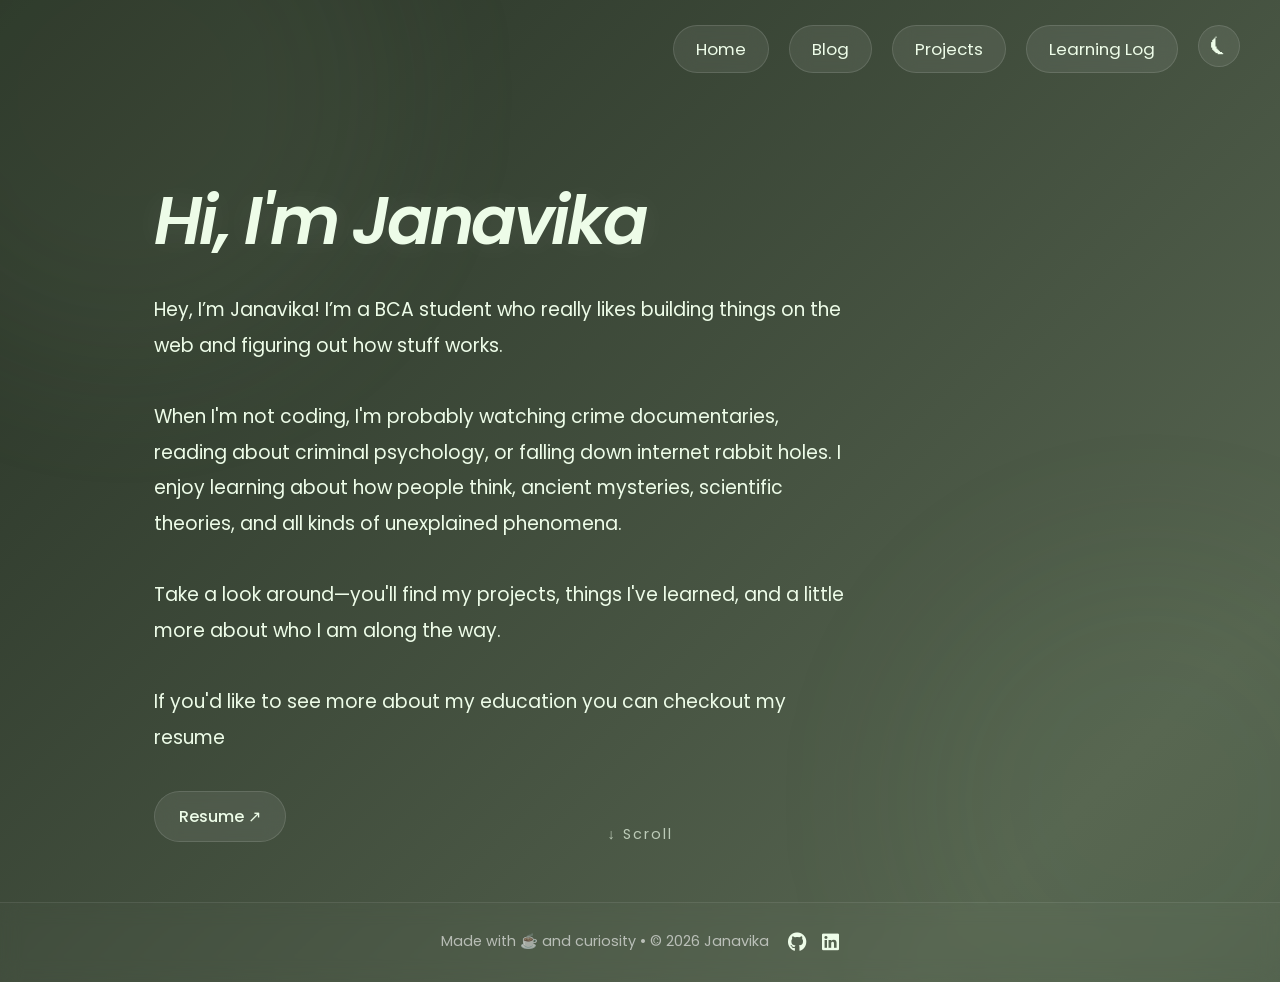
<file: index.html>
<!DOCTYPE html>
<html>
    <head>
        <meta charset="UTF-8">
        <script>
            document.documentElement.setAttribute('data-theme', localStorage.getItem('theme') || 'light');
        </script>
        <meta name="viewport" content="width=device-width, initial-scale=1.0, viewport-fit=cover">
        <title>Janavika Portfolio</title>
        <link rel="icon" type="image/png" href="icons/cookie.png">
        <link rel="stylesheet" href="styles.css">
        <link rel="stylesheet" href="themes.css">
        <script src="all.js"></script>
        <link rel="stylesheet" href="https://cdnjs.cloudflare.com/ajax/libs/font-awesome/6.5.2/css/all.min.css">

    </head>


    <body>

        <header>
            <nav>
                <ul>
                    <li><a href="index.html">Home</a></li>
                    <li><a href="blog.html">Blog</a></li>
                    <li><a href="projects.html">Projects</a></li>
                    <li><a href="things.html">Learning Log</a></li>
                    <li><button id="theme-toggle" class="theme-toggle" aria-label="Toggle theme">☀︎</button></li>
                </ul>
            </nav>
        </header>

        <main class="container">

            <h1 class="heading">
                Hi, I'm <span>Janavika</span>
            </h1>

            <p class="intro">
                Hey, I’m Janavika! I’m a BCA student who really likes building things on the web and figuring out how stuff works. 
                
            </p>

            <p class="intro">
                When I'm not coding, I'm probably watching crime documentaries, reading about criminal
                psychology, or falling down internet rabbit holes. I enjoy learning about how people think,
                ancient mysteries, scientific theories, and all kinds of unexplained phenomena.
            </p>

            <p class="intro">
                Take a look around—you'll find my projects, things I've learned, and a little more
                about who I am along the way.
            </p>

            <p class="intro">
                If you'd like to see more about my education you can checkout my resume
            </p>

            <div class="connect-links">
                <a href="resume.pdf" target="_blank">
                    Resume ↗
                </a>
            </div>

        </main>

        <div class="scroll">
            ↓ Scroll
        </div>

        <footer>
            <p>
                Made with ☕ and curiosity • © 2026 Janavika

                <span class="socials">
                    <a href="https://github.com/Janavikas" target="_blank">
                        <i class="fa-brands fa-github"></i>
                    </a>

                    <a href="https://www.linkedin.com/feed/" target="_blank">
                        <i class="fa-brands fa-linkedin"></i>
                    </a>
                </span>
            </p>
        </footer>

    </body>
</html>
</file>
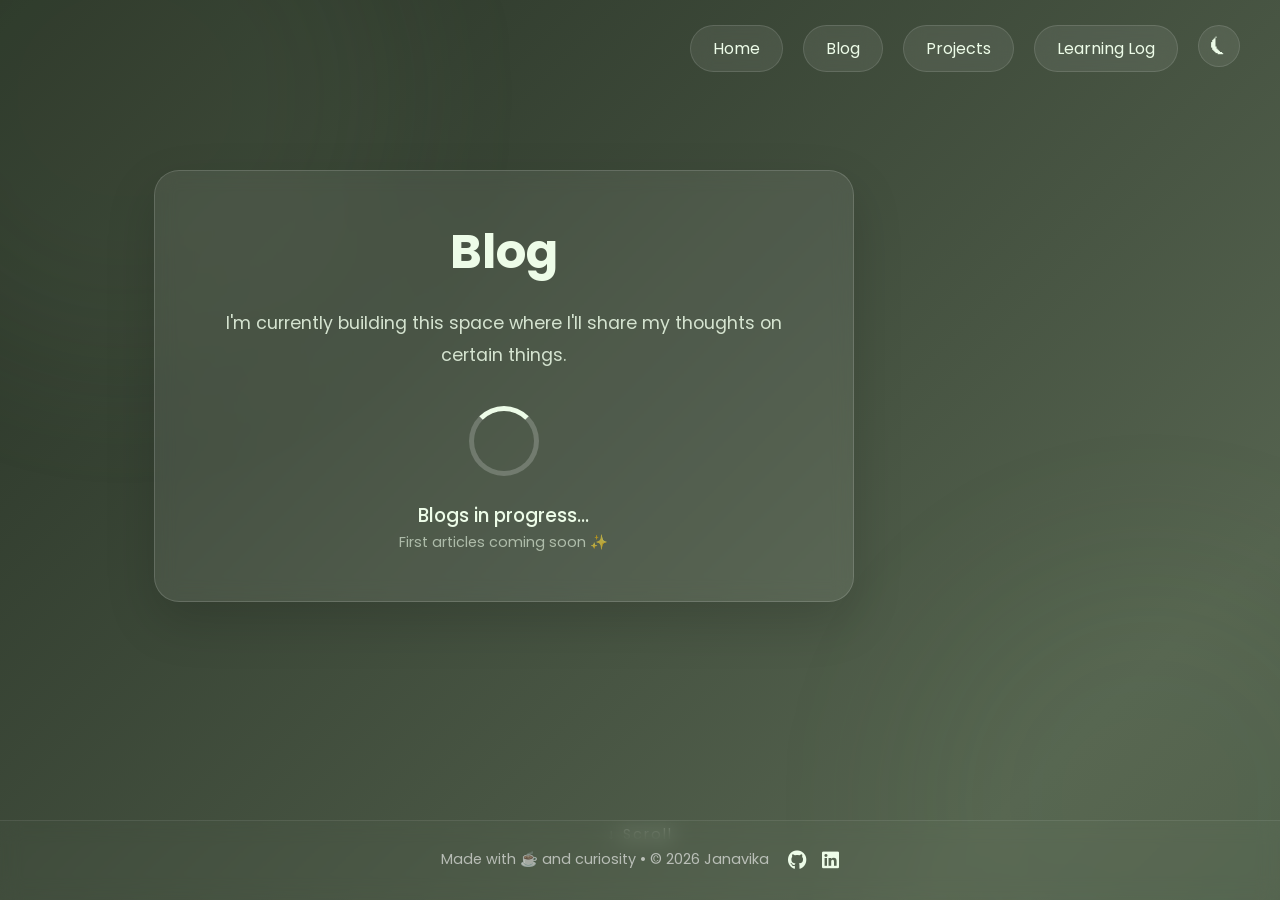
<file: blog.html>
<!DOCTYPE html>
<html>
    <head>
        <meta charset="UTF-8">
        <script>
            document.documentElement.setAttribute('data-theme', localStorage.getItem('theme') || 'light');
        </script>
        <meta name="viewport" content="width=device-width, initial-scale=1.0, viewport-fit=cover">
        <title>Janavika Portfolio</title>
        <link rel="icon" type="image/png" href="icons/cookie.png">
        <link rel="stylesheet" href="blog.css">
        <link rel="stylesheet" href="themes.css">
        <script src="all.js"></script>
        <link rel="stylesheet" href="https://cdnjs.cloudflare.com/ajax/libs/font-awesome/6.5.2/css/all.min.css">

    </head>

    <body>

        <header>
            <nav>
                <ul>
                    <li><a href="index.html">Home</a></li>
                    <li><a href="blog.html">Blog</a></li>
                    <li><a href="projects.html">Projects</a></li>
                    <li><a href="things.html">Learning Log</a></li>
                    <li><button id="theme-toggle" class="theme-toggle" aria-label="Toggle theme">☀︎</button></li>
                </ul>
            </nav>
        </header>

        <div class="container">

            <div class="progress-card">

                <h1>Blog</h1>

                <p>
                    I'm currently building this space where I'll share my
                    thoughts on certain things.
                </p>

                <div class="loader">
                    <span></span>
                </div>

                <h3>Blogs in progress...</h3>

                <p class="small">
                    First articles coming soon ✨
                </p>

            </div>

        </div>

        <div class="scroll">
            ↓ Scroll
        </div>

        <footer>

            <p>
                Made with ☕ and curiosity • © 2026 Janavika

                <span class="socials">

                     <a href="https://github.com/Janavikas" target="_blank">
                        <i class="fa-brands fa-github"></i>
                    </a>

                    <a href="https://www.linkedin.com/feed/" target="_blank">
                        <i class="fa-brands fa-linkedin"></i>
                    </a>

                </span>

            </p>

        </footer>

    </body>
</html>
</file>
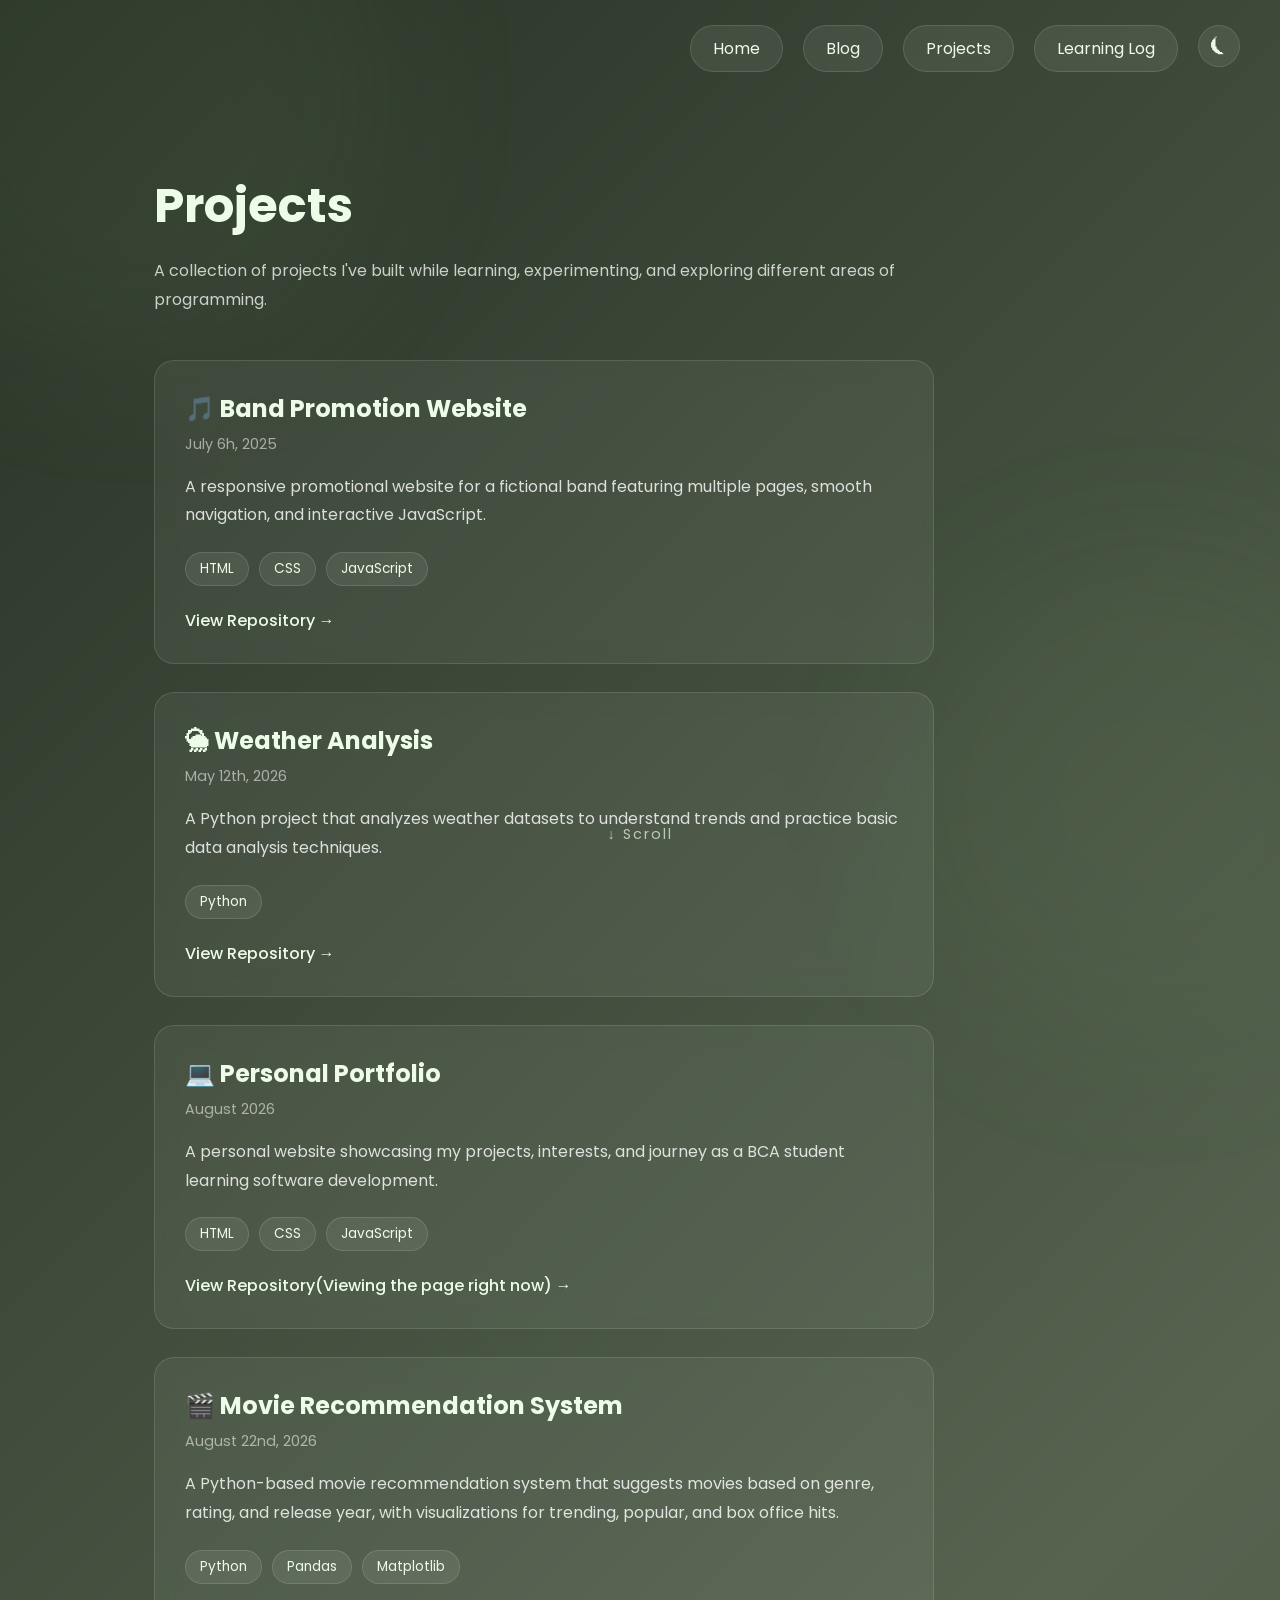
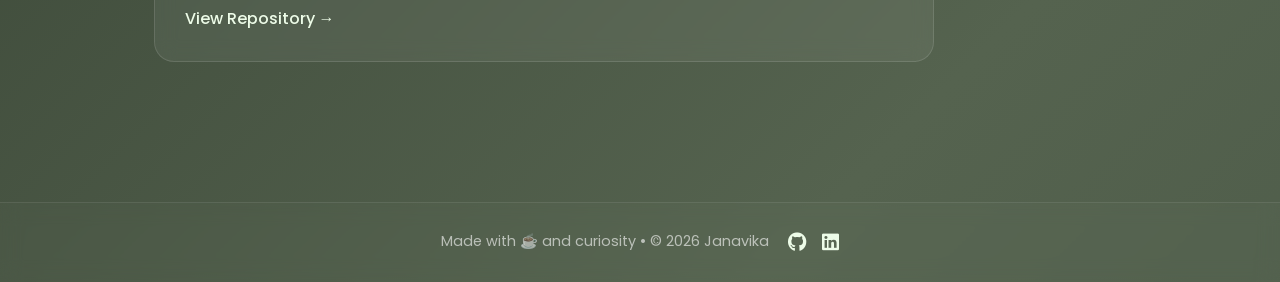
<file: projects.html>
<!DOCTYPE html>
<html>
    <head>
        <meta charset="UTF-8">
        <script>
            document.documentElement.setAttribute('data-theme', localStorage.getItem('theme') || 'light');
        </script>
        <meta name="viewport" content="width=device-width, initial-scale=1.0, viewport-fit=cover">
        <title>Janavika Portfolio</title>
        <link rel="icon" type="image/png" href="icons/cookie.png">
        <link rel="stylesheet" href="projects.css">
        <link rel="stylesheet" href="themes.css">
        <script src="all.js"></script>
        <link rel="stylesheet" href="https://cdnjs.cloudflare.com/ajax/libs/font-awesome/6.5.2/css/all.min.css">

    </head>


<body>

    <header>
        <nav>
            <ul>
                <li><a href="index.html">Home</a></li>
                <li><a href="blog.html">Blog</a></li>
                <li><a href="projects.html">Projects</a></li>
                <li><a href="things.html">Learning Log</a></li>
                <li><button id="theme-toggle" class="theme-toggle" aria-label="Toggle theme">☀︎</button></li>
            </ul>
        </nav>
    </header>

    <div class="container">

        <h1>Projects</h1>

        <p class="intro">
            A collection of projects I've built while learning, experimenting,
            and exploring different areas of programming.
        </p>

        <div class="projects">

            <div class="project-card">

                <h2>🎵 Band Promotion Website</h2>

                <p class="date">July 6h, 2025</p>

                <p class="description">
                    A responsive promotional website for a fictional band featuring
                    multiple pages, smooth navigation, and interactive JavaScript.
                </p>

                <div class="tech">
                    <span>HTML</span>
                    <span>CSS</span>
                    <span>JavaScript</span>
                </div>

                <a href="https://github.com/Janavikas/Band.web-Practice" target="_blank">
                    View Repository →
                </a>

            </div>


            <div class="project-card">

                <h2>🌦 Weather Analysis</h2>

                <p class="date">May 12th, 2026</p>

                <p class="description">
                    A Python project that analyzes weather datasets to understand
                    trends and practice basic data analysis techniques.
                </p>

                <div class="tech">
                    <span>Python</span>
                </div>

                <a href="https://github.com/Janavikas/Weather_Analysis" target="_blank">
                    View Repository →
                </a>

            </div>


            <div class="project-card">

                <h2>💻 Personal Portfolio</h2>

                <p class="date">August 2026</p>

                <p class="description">
                    A personal website showcasing my projects, interests,
                    and journey as a BCA student learning software development.
                </p>

                <div class="tech">
                    <span>HTML</span>
                    <span>CSS</span>
                    <span>JavaScript</span>
                </div>

                <a href="https://github.com/Janavikas/Weather_Analysis" target="_blank">
                    View Repository(Viewing the page right now) →
                </a>

            </div>

            <div class="project-card">

                <h2>🎬 Movie Recommendation System</h2>

                <p class="date">August 22nd, 2026</p>

                <p class="description">
                    A Python-based movie recommendation system that suggests movies
                    based on genre, rating, and release year, with visualizations
                    for trending, popular, and box office hits.
                </p>

                <div class="tech">
                    <span>Python</span>
                    <span>Pandas</span>
                    <span>Matplotlib</span>
                </div>

                <a href="https://github.com/Janavikas/movie-recommendation-system" target="_blank">
                    View Repository →
                </a>

            </div>

        </div>

    </div>

    <div class="scroll">
        ↓ Scroll
    </div>

    <footer>

            <p>
                Made with ☕ and curiosity • © 2026 Janavika

                <span class="socials">

                     <a href="https://github.com/Janavikas" target="_blank">
                        <i class="fa-brands fa-github"></i>
                    </a>

                    <a href="https://www.linkedin.com/feed/" target="_blank">
                        <i class="fa-brands fa-linkedin"></i>
                    </a>

                </span>

            </p>

        </footer>

    </body>
</html>
</file>
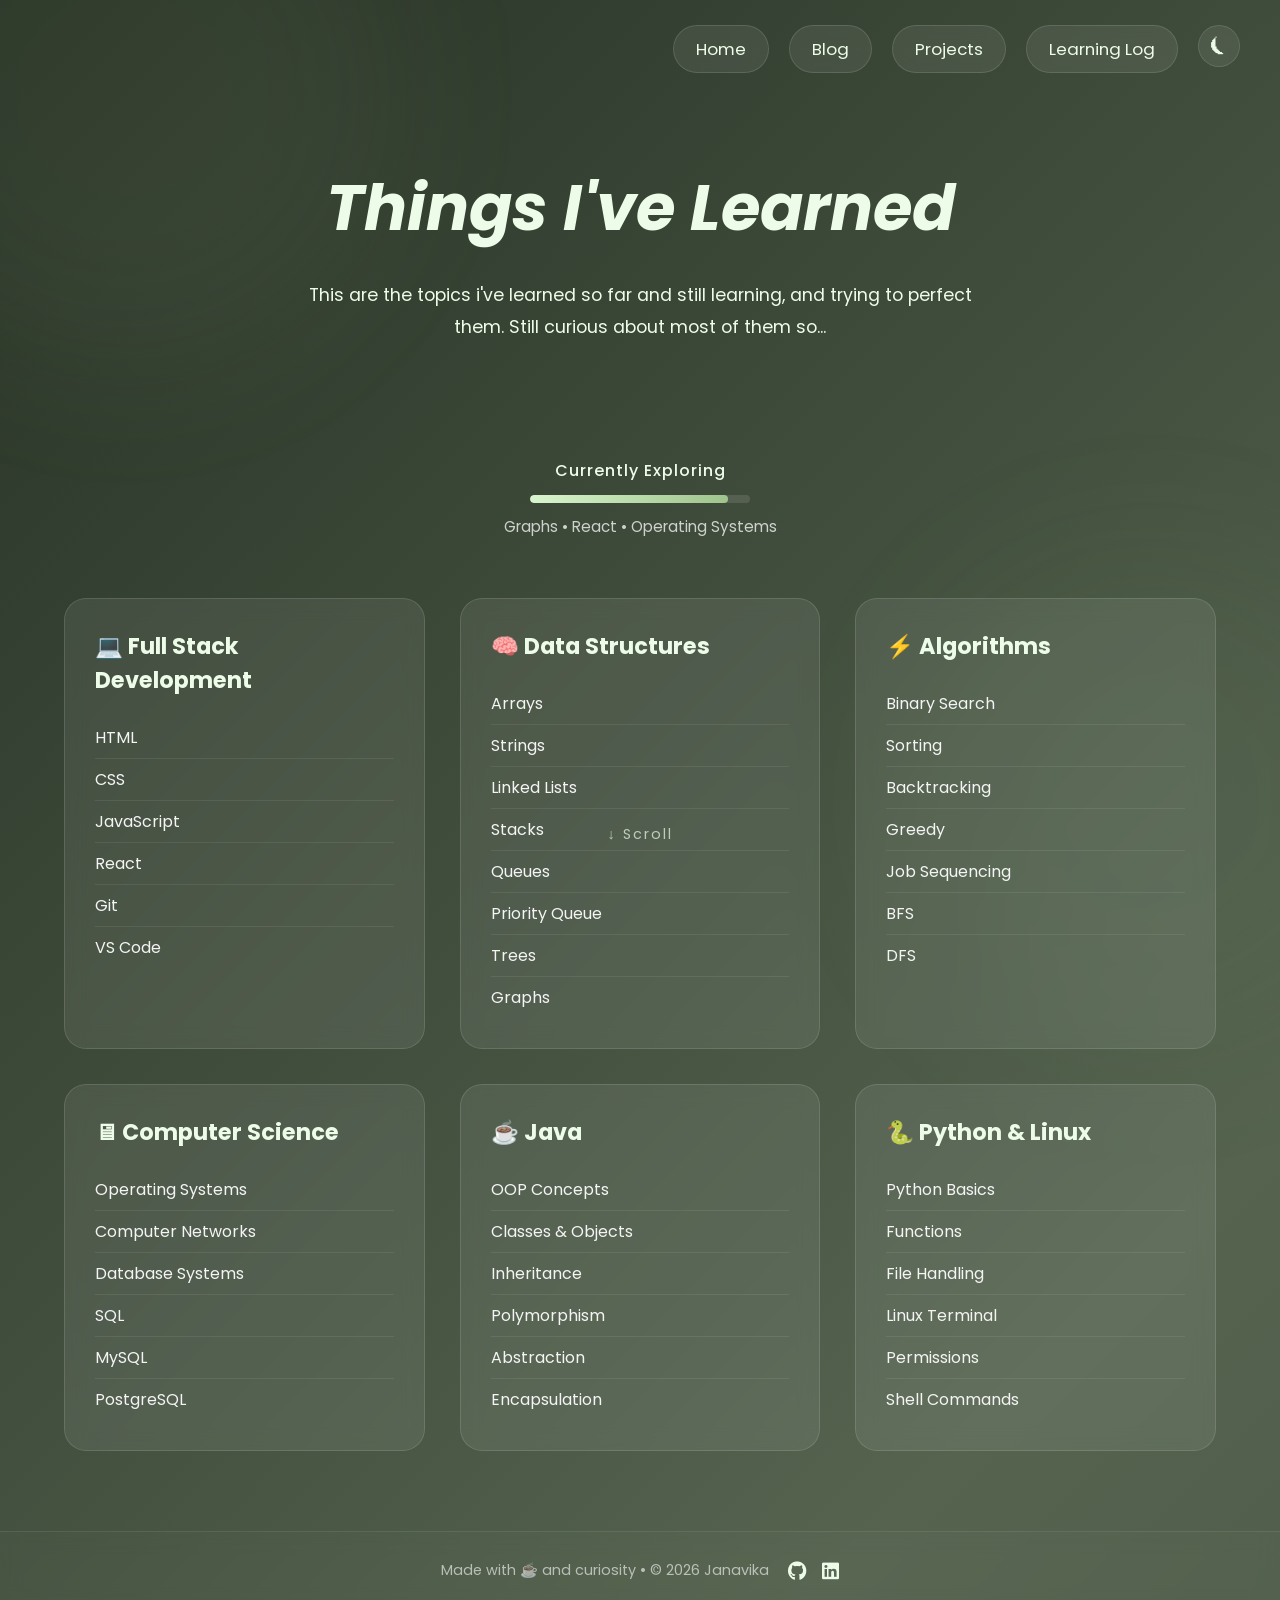
<file: things.html>
<!DOCTYPE html>
<html>
    <head>
        <meta charset="UTF-8">
        <script>
            document.documentElement.setAttribute('data-theme', localStorage.getItem('theme') || 'light');
        </script>
        <meta name="viewport" content="width=device-width, initial-scale=1.0, viewport-fit=cover">
        <title>Janavika Portfolio</title>
        <link rel="icon" type="image/png" href="icons/cookie.png">
        <link rel="stylesheet" href="things.css">
        <link rel="stylesheet" href="themes.css">
        <script src="all.js"></script>
        <link rel="stylesheet" href="https://cdnjs.cloudflare.com/ajax/libs/font-awesome/6.5.2/css/all.min.css">

    </head>


    <body>

        <header>
            <nav>
                <ul>
                    <li><a href="index.html">Home</a></li>
                    <li><a href="blog.html">Blog</a></li>
                    <li><a href="projects.html">Projects</a></li>
                    <li><a href="things.html">Learning Log</a></li>
                    <li><button id="theme-toggle" class="theme-toggle" aria-label="Toggle theme">☀︎</button></li>
                </ul>
            </nav>
        </header>

        <section class="hero">

            <h1>Things I've Learned</h1>

            <p>
                This are the topics i've learned so far and still learning, and trying to perfect them. Still curious about most of them so...
            </p>

        </section>

        <div class="learning">

            <h3>Currently Exploring</h3>

            <div class="bar">
                <div class="fill"></div>
            </div>

            <p>Graphs • React • Operating Systems</p>

        </div>

        <section class="grid">

            <div class="card">

                <h2>💻 Full Stack Development</h2>

                <ul>
                    <li>HTML</li>
                    <li>CSS</li>
                    <li>JavaScript</li>
                    <li>React</li>
                    <li>Git</li>
                    <li>VS Code</li>
                </ul>

            </div>

            <div class="card">

                <h2>🧠 Data Structures</h2>

                <ul>
                    <li>Arrays</li>
                    <li>Strings</li>
                    <li>Linked Lists</li>
                    <li>Stacks</li>
                    <li>Queues</li>
                    <li>Priority Queue</li>
                    <li>Trees</li>
                    <li>Graphs</li>
                </ul>

            </div>

            <div class="card">

                <h2>⚡ Algorithms</h2>

                <ul>
                    <li>Binary Search</li>
                    <li>Sorting</li>
                    <li>Backtracking</li>
                    <li>Greedy</li>
                    <li>Job Sequencing</li>
                    <li>BFS</li>
                    <li>DFS</li>
                </ul>

            </div>

            <div class="card">

                <h2>🖥 Computer Science</h2>

                <ul>
                    <li>Operating Systems</li>
                    <li>Computer Networks</li>
                    <li>Database Systems</li>
                    <li>SQL</li>
                    <li>MySQL</li>
                    <li>PostgreSQL</li>
                </ul>

            </div>

            <div class="card">

                <h2>☕ Java</h2>

                <ul>
                    <li>OOP Concepts</li>
                    <li>Classes & Objects</li>
                    <li>Inheritance</li>
                    <li>Polymorphism</li>
                    <li>Abstraction</li>
                    <li>Encapsulation</li>
                </ul>

            </div>

            <div class="card">

                <h2>🐍 Python & Linux</h2>

                <ul>
                    <li>Python Basics</li>
                    <li>Functions</li>
                    <li>File Handling</li>
                    <li>Linux Terminal</li>
                    <li>Permissions</li>
                    <li>Shell Commands</li>
                </ul>

            </div>

        </section>

        <div class="scroll">
            ↓ Scroll
        </div>

        <footer>

            <p>
                Made with ☕ and curiosity • © 2026 Janavika

                <span class="socials">

                     <a href="https://github.com/Janavikas" target="_blank">
                        <i class="fa-brands fa-github"></i>
                    </a>

                    <a href="https://www.linkedin.com/feed/" target="_blank">
                        <i class="fa-brands fa-linkedin"></i>
                    </a>

                </span>

            </p>

        </footer>

    </body>
</html>
</file>
<file: styles.css>
@import url('https://fonts.googleapis.com/css2?family=Poppins:wght@300;400;500;600;700&display=swap');

/* =========================
   RESET
========================= */

* {
    margin: 0;
    padding: 0;
    box-sizing: border-box;
}

html {
    scroll-behavior: smooth;
    min-height: 100%;
}

/* =========================
   BODY
========================= */

body {
    min-height: 100vh;
    min-height: 100dvh;

    display: flex;
    flex-direction: column;

    overflow-x: hidden;
    position: relative;
    isolation: isolate;

    font-family: "Poppins", sans-serif;
    -webkit-font-smoothing: antialiased;

    background: linear-gradient(
        -45deg,
        #2d3a2d,
        #3d4b3c,
        #55634f,
        #273225
    );

    background-size: 250% 250%;

    animation: gradientShift 30s linear infinite;
}

/* =========================
   BACKGROUND
========================= */

@keyframes gradientShift {

    0% {
        background-position: 0% 50%;
    }

    50% {
        background-position: 100% 50%;
    }

    100% {
        background-position: 0% 50%;
    }
}

body::before,
body::after {
    content: "";

    position: fixed; /* prevents blobs from creating extra page height */

    border-radius: 50%;

    filter: blur(80px);

    opacity: 0.35;

    pointer-events: none;

    z-index: -1;
}

body::before {
    width: 550px;
    height: 550px;

    background: rgba(194, 214, 170, 0.18);

    top: -180px;
    left: -150px;

    animation: blob1 15s ease-in-out infinite alternate;
}

body::after {
    width: 500px;
    height: 500px;

    background: rgba(130, 170, 120, 0.20);

    bottom: -150px;
    right: -120px;

    animation: blob2 18s ease-in-out infinite alternate;
}

@keyframes blob1 {

    to {
        transform: translate(60px, 40px) scale(1.15);
    }
}

@keyframes blob2 {

    to {
        transform: translate(-60px, -40px) scale(1.1);
    }
}

/* =========================
   NAVBAR
========================= */

header {
    position: fixed;

    top: 25px;
    right: 40px;

    z-index: 1000;
}

nav ul {
    display: flex;

    list-style: none;

    gap: 20px;
}

nav a {
    display: inline-block;

    text-decoration: none;

    color: #edfce8;

    padding: 10px 22px;

    border-radius: 999px;

    background: rgba(255, 255, 255, 0.08);

    border: 1px solid rgba(255, 255, 255, 0.12);

    -webkit-backdrop-filter: blur(10px);
    backdrop-filter: blur(10px);

    transition: 0.35s;

    font-size: 1.05rem;
}

nav a:hover {
    background: #edfce8;

    color: #2d3a2d;

    transform: translateY(-3px);

    box-shadow:
        0 12px 30px rgba(0, 0, 0, 0.18);
}

/* =========================
   MAIN CONTENT
========================= */

.container {
    width: min(700px, 90%);

    margin-left: 12%;

    padding-top: 170px;
    padding-bottom: 60px;

    /*
       This is what pushes
       the footer to the bottom.
    */
    flex: 1;

    animation: fadeUp 1s ease;
}

@keyframes fadeUp {

    from {
        opacity: 0;
        transform: translateY(30px);
    }

    to {
        opacity: 1;
        transform: translateY(0);
    }
}

/* =========================
   HEADING
========================= */

.heading {
    font-size: 4.2rem;

    font-style: italic;

    font-weight: 600;

    letter-spacing: -3px;

    color: #edfce8;

    margin-bottom: 20px;

    text-shadow:
        0 0 30px rgba(255, 255, 255, 0.08);
}

.heading span {
    color: #edfce8;
}

/* =========================
   INTRO TEXT
========================= */

.intro {
    color: #edfce8;

    font-size: 1.18rem;

    line-height: 1.9;

    margin-bottom: 35px;
}

/* =========================
   RESUME BUTTON
========================= */

.connect-links {
    display: flex;

    gap: 18px;

    flex-wrap: wrap;

    margin-top: 10px;
}

.connect-links a {
    display: inline-block;

    text-decoration: none;

    color: #edfce8;

    padding: 12px 24px;

    border-radius: 999px;

    background: rgba(255, 255, 255, 0.08);

    border: 1px solid rgba(255, 255, 255, 0.12);

    -webkit-backdrop-filter: blur(10px);
    backdrop-filter: blur(10px);

    transition: 0.35s ease;

    font-size: 1rem;

    font-weight: 500;
}

.connect-links a:hover {
    background: #edfce8;

    color: #2d3a2d;

    transform: translateY(-4px);

    box-shadow:
        0 12px 30px rgba(0, 0, 0, 0.2);
}

/* =========================
   SCROLL INDICATOR
========================= */

.scroll {
    position: fixed;

    bottom: 55px;
    left: 50%;

    transform: translateX(-50%);

    color: #edfce8;

    opacity: 0.7;

    font-size: 0.9rem;

    letter-spacing: 2px;

    animation: bounce 2s infinite;
}

@keyframes bounce {

    0%,
    100% {
        transform: translate(-50%, 0);
    }

    50% {
        transform: translate(-50%, 8px);
    }
}

/* =========================
   FOOTER
========================= */

footer {
    width: 100%;

    flex-shrink: 0;

    margin-top: auto;

    text-align: center;

    color: rgba(255, 255, 255, 0.6);

    font-size: 0.9rem;

    padding: 25px;

    border-top:
        1px solid rgba(255, 255, 255, 0.08);

    background:
        rgba(255, 255, 255, 0.02);

    -webkit-backdrop-filter: blur(10px);
    backdrop-filter: blur(10px);
}

/* =========================
   SOCIAL LINKS
========================= */

.socials {
    display: inline-flex;

    gap: 15px;

    margin-left: 15px;

    vertical-align: middle;
}

.socials a {
    color: #edfce8;

    font-size: 1.2rem;

    transition: 0.3s;
}

.socials a:hover {
    color: #91a579;

    transform: translateY(-3px);
}

/* =========================
   MOBILE
========================= */

@media (max-width: 768px) {

    /* Background */

    body::before,
    body::after {
        width: 280px;
        height: 280px;

        filter: blur(60px);

        opacity: 0.25;
    }

    /* Navbar */

    header {
        position: static;

        padding:
            calc(20px + env(safe-area-inset-top))
            0
            10px;
    }

    nav {
        display: flex;

        justify-content: center;
    }

    nav ul {
        flex-wrap: wrap;

        justify-content: center;

        gap: 10px;
    }

    nav a {
        padding: 8px 14px;

        font-size: 0.9rem;

        white-space: nowrap;
    }

    /* Main content */

    .container {
        width: 90%;

        margin: auto;

        padding-top: 70px;

        padding-bottom: 60px;

        flex: 1;
    }

    /* Heading */

    .heading {
        font-size: 2.8rem;

        letter-spacing: -1px;
    }

    /* Text */

    .intro {
        font-size: 1rem;

        line-height: 1.8;
    }

    /* Resume button */

    .connect-links {
        justify-content: center;
    }

    /* Hide scroll indicator */

    .scroll {
        display: none;
    }

    /* Footer */

    footer {
        width: 100%;

        font-size: 0.8rem;

        padding: 20px;
    }
}
</file>
<file: themes.css>
/* =========================
   DARK THEME OVERRIDES
   (default/light = your original CSS, untouched)
========================= */

html[data-theme="dark"] body {
    background: linear-gradient(
        -45deg,
        #0a0f0a,
        #10160f,
        #161d15,
        #080b08
    );
    background-size: 250% 250%;
}

html[data-theme="dark"] body::before {
    background: rgba(80, 110, 70, 0.15);
}

html[data-theme="dark"] body::after {
    background: rgba(60, 90, 55, 0.15);
}

/* Nav */
html[data-theme="dark"] nav a {
    color: #ffffff;
    background: rgba(255, 255, 255, 0.05);
    border: 1px solid rgba(255, 255, 255, 0.08);
}

html[data-theme="dark"] nav a:hover {
    background: #ffffff;
    color: #0a0f0a;
}

/* Headings & text */
html[data-theme="dark"] h1,
html[data-theme="dark"] .heading,
html[data-theme="dark"] .heading span,
html[data-theme="dark"] .progress-card h1,
html[data-theme="dark"] .progress-card h3,
html[data-theme="dark"] .project-card h2,
html[data-theme="dark"] .card h2,
html[data-theme="dark"] .hero h1 {
    color: #ffffff;
}

html[data-theme="dark"] .intro,
html[data-theme="dark"] .hero p,
html[data-theme="dark"] .description,
html[data-theme="dark"] .progress-card p,
html[data-theme="dark"] .card li,
html[data-theme="dark"] .learning p,
html[data-theme="dark"] .learning h3 {
    color: rgba(255, 255, 255, 0.85);
}

html[data-theme="dark"] .date,
html[data-theme="dark"] .small,
html[data-theme="dark"] .current,
html[data-theme="dark"] footer {
    color: rgba(255, 255, 255, 0.55);
}

/* Cards */
html[data-theme="dark"] .progress-card,
html[data-theme="dark"] .project-card,
html[data-theme="dark"] .card {
    background: rgba(255, 255, 255, 0.04);
    border: 1px solid rgba(255, 255, 255, 0.08);
}

html[data-theme="dark"] .tech span,
html[data-theme="dark"] .connect-links a {
    background: rgba(255, 255, 255, 0.05);
    border: 1px solid rgba(255, 255, 255, 0.08);
    color: #ffffff;
}

html[data-theme="dark"] .connect-links a:hover {
    background: #ffffff;
    color: #0a0f0a;
}

/* Footer */
html[data-theme="dark"] footer {
    background: rgba(255, 255, 255, 0.02);
    border-top: 1px solid rgba(255, 255, 255, 0.06);
}

html[data-theme="dark"] .socials a {
    color: #ffffff;
}

html[data-theme="dark"] .socials a:hover {
    color: #9fc48c;
}

/* Scroll indicator */
html[data-theme="dark"] .scroll {
    color: #ffffff;
}

/* Loader */
html[data-theme="dark"] .loader {
    border: 5px solid rgba(255, 255, 255, 0.12);
    border-top-color: #ffffff;
}

/* Learning bar */
html[data-theme="dark"] .bar {
    background: rgba(255, 255, 255, 0.08);
}

html[data-theme="dark"] .fill {
    background: linear-gradient(90deg, #6b8f5a, #3d5c33);
}

/* =========================
   TOGGLE BUTTON (both themes)
========================= */

.theme-toggle {
    background: rgba(255, 255, 255, 0.08);
    border: 1px solid rgba(255, 255, 255, 0.12);
    color: #edfce8;
    width: 42px;
    height: 42px;
    border-radius: 999px;
    display: inline-flex;
    align-items: center;
    justify-content: center;
    cursor: pointer;
    -webkit-backdrop-filter: blur(10px);
    backdrop-filter: blur(10px);
    transition: 0.35s;
    font-size: 1.1rem;
}

.theme-toggle:hover {
    background: #edfce8;
    color: #2d3a2d;
    transform: translateY(-3px);
}

html[data-theme="dark"] .theme-toggle {
    color: #ffffff;
    background: rgba(255, 255, 255, 0.05);
    border: 1px solid rgba(255, 255, 255, 0.08);
}

html[data-theme="dark"] .theme-toggle:hover {
    background: #ffffff;
    color: #0a0f0a;
}

@media (max-width: 768px) {
    .theme-toggle {
        width: 36px;
        height: 36px;
        font-size: 1rem;
    }
}
</file>
<file: blog.css>
@import url('https://fonts.googleapis.com/css2?family=Poppins:wght@300;400;500;600;700&display=swap');

* {
    margin: 0;
    padding: 0;
    box-sizing: border-box;
}

html {
    scroll-behavior: smooth;
    min-height: 100%;
}

body {
    min-height: 100vh;
    min-height: 100dvh;
    display: flex;
    flex-direction: column;

    overflow-x: hidden;
    position: relative;
    isolation: isolate;

    font-family: "Poppins", sans-serif;
    -webkit-font-smoothing: antialiased;

    background: linear-gradient(
        -45deg,
        #2d3a2d,
        #3d4b3c,
        #55634f,
        #273225
    );

    background-size: 250% 250%;
    animation: gradientShift 30s linear infinite;
}


/* =========================
   BACKGROUND
========================= */

@keyframes gradientShift {
    0% {
        background-position: 0% 50%;
    }

    50% {
        background-position: 100% 50%;
    }

    100% {
        background-position: 0% 50%;
    }
}

body::before,
body::after {
    content: "";
    position: fixed; /* prevents blobs from creating extra page height */

    border-radius: 50%;

    filter: blur(80px);

    opacity: 0.35;

    pointer-events: none;

    z-index: -1;
}

body::before {
    width: 550px;
    height: 550px;

    background: rgba(194, 214, 170, 0.18);

    top: -180px;
    left: -150px;

    animation: blob1 15s ease-in-out infinite alternate;
}

body::after {
    width: 500px;
    height: 500px;

    background: rgba(130, 170, 120, 0.20);

    bottom: -150px;
    right: -120px;

    animation: blob2 18s ease-in-out infinite alternate;
}

@keyframes blob1 {
    to {
        transform: translate(60px, 40px) scale(1.15);
    }
}

@keyframes blob2 {
    to {
        transform: translate(-60px, -40px) scale(1.1);
    }
}


/* =========================
   NAVBAR
========================= */

header {
    position: fixed;

    top: 25px;
    right: 40px;

    z-index: 1000;
}

nav ul {
    display: flex;

    list-style: none;

    gap: 20px;
}

nav a {
    display: inline-block;

    text-decoration: none;

    color: #edfce8;

    padding: 10px 22px;

    border-radius: 999px;

    background: rgba(255, 255, 255, 0.08);

    border: 1px solid rgba(255, 255, 255, 0.12);

    -webkit-backdrop-filter: blur(10px);
    backdrop-filter: blur(10px);

    transition: 0.35s;
}

nav a:hover {
    background: #edfce8;

    color: #2d3a2d;

    transform: translateY(-3px);

    box-shadow:
        0 12px 30px rgba(0, 0, 0, 0.18);
}


/* =========================
   CONTAINER
========================= */

.container {
    width: min(700px, 90%);

    margin-left: 12%;

    padding-top: 170px;
    padding-bottom: 140px;

    flex: 1;

    animation: fadeUp 1s ease;
}

@keyframes fadeUp {
    from {
        opacity: 0;
        transform: translateY(30px);
    }

    to {
        opacity: 1;
        transform: translateY(0);
    }
}


/* =========================
   PROGRESS CARD
========================= */

.progress-card {
    background: rgba(255, 255, 255, 0.08);

    border: 1px solid rgba(255, 255, 255, 0.15);

    -webkit-backdrop-filter: blur(10px);
    backdrop-filter: blur(10px);

    padding: 45px;

    border-radius: 25px;

    color: #edfce8;

    text-align: center;

    box-shadow:
        0 20px 50px rgba(0, 0, 0, 0.15);
}

.progress-card h1 {
    font-size: 3rem;

    margin-bottom: 20px;
}

.progress-card p {
    font-size: 1.1rem;

    line-height: 1.8;

    opacity: 0.85;
}

.progress-card h3 {
    margin-top: 25px;

    font-weight: 500;
}

.small {
    font-size: 0.9rem !important;

    opacity: 0.6 !important;
}


/* =========================
   LOADER
========================= */

.loader {
    margin: 35px auto 15px;

    width: 70px;
    height: 70px;

    border-radius: 50%;

    border:
        5px solid rgba(255, 255, 255, 0.2);

    border-top-color: #edfce8;

    animation: spin 1.5s linear infinite;
}

@keyframes spin {
    from {
        transform: rotate(0deg);
    }

    to {
        transform: rotate(360deg);
    }
}


/* =========================
   SCROLL INDICATOR
========================= */

.scroll {
    position: fixed;

    bottom: 55px;
    left: 50%;

    transform: translateX(-50%);

    color: #edfce8;

    opacity: 0.7;

    font-size: 0.9rem;

    letter-spacing: 2px;

    animation: bounce 2s infinite;
}

@keyframes bounce {
    0%,
    100% {
        transform: translate(-50%, 0);
    }

    50% {
        transform: translate(-50%, 8px);
    }
}


/* =========================
   FOOTER
========================= */

footer {
    margin-top: auto;

    text-align: center;

    color: rgba(255, 255, 255, 0.6);

    font-size: 0.9rem;

    padding: 25px;

    border-top:
        1px solid rgba(255, 255, 255, 0.08);

    background:
        rgba(255, 255, 255, 0.02);

    -webkit-backdrop-filter: blur(10px);
    backdrop-filter: blur(10px);
}

.socials {
    display: inline-flex;

    gap: 15px;

    margin-left: 15px;

    vertical-align: middle;
}

.socials a {
    color: #edfce8;

    font-size: 1.2rem;

    transition: 0.3s;
}

.socials a:hover {
    color: #91a579;

    transform: translateY(-3px);
}


/* =========================
   MOBILE
========================= */

@media (max-width: 768px) {

    body::before,
    body::after {
        width: 280px;
        height: 280px;

        filter: blur(60px);

        opacity: 0.25;
    }


    /* Navbar */

    header {
        position: static;

        padding:
            calc(20px + env(safe-area-inset-top))
            0
            10px;
    }

    nav {
        display: flex;

        justify-content: center;
    }

    nav ul {
        flex-wrap: wrap;

        justify-content: center;

        gap: 10px;
    }

    nav a {
        padding: 8px 14px;

        font-size: 0.9rem;

        white-space: nowrap;
    }


    /* Container */

    .container {
        width: 90%;

        margin: auto;

        padding-top: 70px;
        padding-bottom: 80px;
    }


    /* Progress card */

    .progress-card {
        padding: 28px 20px;

        border-radius: 18px;
    }

    .progress-card h1 {
        font-size: 2rem;
    }

    .progress-card p {
        font-size: 1rem;

        line-height: 1.7;
    }

    .progress-card h3 {
        font-size: 1rem;
    }


    /* Loader
</file>
<file: projects.css>
@import url('https://fonts.googleapis.com/css2?family=Poppins:wght@300;400;500;600;700&display=swap');

* {
    margin: 0;
    padding: 0;
    box-sizing: border-box;
}

html {
    scroll-behavior: smooth;
    min-height: 100%;
}

body {
    min-height: 100vh;
    min-height: 100dvh;
    display: flex;
    flex-direction: column;

    overflow-x: hidden;
    position: relative;
    isolation: isolate;

    font-family: "Poppins", sans-serif;
    -webkit-font-smoothing: antialiased;

    background: linear-gradient(
        -45deg,
        #2d3a2d,
        #3d4b3c,
        #55634f,
        #273225
    );

    background-size: 250% 250%;
    animation: gradientShift 30s linear infinite;
}


/* =========================
   BACKGROUND
========================= */

@keyframes gradientShift {
    0% {
        background-position: 0% 50%;
    }

    50% {
        background-position: 100% 50%;
    }

    100% {
        background-position: 0% 50%;
    }
}

body::before,
body::after {
    content: "";
    position: fixed; /* FIXED — prevents extra page height */

    border-radius: 50%;

    filter: blur(80px);

    opacity: 0.35;

    pointer-events: none;

    z-index: -1;
}

body::before {
    width: 550px;
    height: 550px;

    background: rgba(194, 214, 170, 0.18);

    top: -180px;
    left: -150px;

    animation: blob1 15s ease-in-out infinite alternate;
}

body::after {
    width: 500px;
    height: 500px;

    background: rgba(130, 170, 120, 0.20);

    bottom: -150px;
    right: -120px;

    animation: blob2 18s ease-in-out infinite alternate;
}

@keyframes blob1 {
    to {
        transform: translate(60px, 40px) scale(1.15);
    }
}

@keyframes blob2 {
    to {
        transform: translate(-60px, -40px) scale(1.1);
    }
}


/* =========================
   NAVBAR
========================= */

header {
    position: fixed;

    top: 25px;
    right: 40px;

    z-index: 1000;
}

nav ul {
    display: flex;

    list-style: none;

    gap: 20px;
}

nav a {
    display: inline-block;

    text-decoration: none;

    color: #edfce8;

    padding: 10px 22px;

    border-radius: 999px;

    background: rgba(255, 255, 255, 0.08);

    border: 1px solid rgba(255, 255, 255, 0.12);

    -webkit-backdrop-filter: blur(10px);
    backdrop-filter: blur(10px);

    transition: 0.35s;
}

nav a:hover {
    background: #edfce8;

    color: #2d3a2d;

    transform: translateY(-3px);
}


/* =========================
   MAIN CONTAINER
========================= */

.container {
    width: min(780px, 90%);

    margin-left: 12%;

    padding-top: 170px;
    padding-bottom: 140px;

    flex: 1;

    animation: fadeUp 1s ease;
}

@keyframes fadeUp {
    from {
        opacity: 0;
        transform: translateY(30px);
    }

    to {
        opacity: 1;
        transform: translateY(0);
    }
}


/* =========================
   HEADING
========================= */

h1 {
    color: #edfce8;

    font-size: 3rem;

    margin-bottom: 15px;
}

.intro {
    color: rgba(255, 255, 255, 0.75);

    line-height: 1.8;

    margin-bottom: 45px;
}


/* =========================
   PROJECTS
========================= */

.projects {
    display: flex;

    flex-direction: column;

    gap: 28px;
}

.project-card {
    background: rgba(255, 255, 255, 0.06);

    border: 1px solid rgba(255, 255, 255, 0.12);

    -webkit-backdrop-filter: blur(10px);
    backdrop-filter: blur(10px);

    border-radius: 20px;

    padding: 30px;

    transition: 0.35s;
}

.project-card:hover {
    transform: translateY(-6px);

    box-shadow:
        0 18px 35px rgba(0, 0, 0, 0.18);
}

.project-card h2 {
    color: #edfce8;

    margin-bottom: 8px;
}

.date {
    color: rgba(255, 255, 255, 0.55);

    margin-bottom: 18px;

    font-size: 0.9rem;
}

.description {
    color: rgba(255, 255, 255, 0.82);

    line-height: 1.8;

    margin-bottom: 22px;
}


/* =========================
   TECHNOLOGY TAGS
========================= */

.tech {
    display: flex;

    gap: 10px;

    flex-wrap: wrap;

    margin-bottom: 22px;
}

.tech span {
    background: rgba(255, 255, 255, 0.08);

    border: 1px solid rgba(255, 255, 255, 0.12);

    color: #edfce8;

    padding: 6px 14px;

    border-radius: 999px;

    font-size: 0.85rem;
}


/* =========================
   PROJECT LINKS
========================= */

.project-card a {
    text-decoration: none;

    color: #edfce8;

    font-weight: 500;

    transition: 0.3s;
}

.project-card a:hover {
    letter-spacing: 0.5px;
}

.current {
    color: rgba(255, 255, 255, 0.75);

    font-style: italic;
}


/* =========================
   SCROLL INDICATOR
========================= */

.scroll {
    position: fixed;

    bottom: 55px;
    left: 50%;

    transform: translateX(-50%);

    color: #edfce8;

    opacity: 0.7;

    font-size: 0.9rem;

    letter-spacing: 2px;

    animation: bounce 2s infinite;
}

@keyframes bounce {
    0%,
    100% {
        transform: translate(-50%, 0);
    }

    50% {
        transform: translate(-50%, 8px);
    }
}


/* =========================
   FOOTER
========================= */

footer {
    margin-top: auto;

    text-align: center;

    color: rgba(255, 255, 255, 0.6);

    font-size: 0.9rem;

    padding: 25px;

    border-top:
        1px solid rgba(255, 255, 255, 0.08);

    background:
        rgba(255, 255, 255, 0.02);

    -webkit-backdrop-filter: blur(10px);
    backdrop-filter: blur(10px);
}

.socials {
    display: inline-flex;

    gap: 15px;

    margin-left: 15px;

    vertical-align: middle;
}

.socials a {
    color: #edfce8;

    font-size: 1.2rem;

    transition: 0.3s;
}

.socials a:hover {
    color: #91a579;

    transform: translateY(-3px);
}


/* =========================
   MOBILE
========================= */

@media (max-width: 768px) {

    body::before,
    body::after {
        width: 280px;
        height: 280px;

        filter: blur(60px);

        opacity: 0.25;
    }


    /* Navbar */

    header {
        position: static;

        padding:
            calc(20px + env(safe-area-inset-top))
            0
            10px;
    }

    nav {
        display: flex;

        justify-content: center;
    }

    nav ul {
        flex-wrap: wrap;

        justify-content: center;

        gap: 10px;
    }

    nav a {
        padding: 8px 14px;

        font-size: 0.9rem;

        white-space: nowrap;
    }


    /* Container */

    .container {
        width: 90%;

        margin: auto;

        padding-top: 70px;
        padding-bottom: 80px;
    }

    h1 {
        font-size: 2.2rem;
    }

    .intro {
        font-size: 1rem;

        margin-bottom: 30px;
    }


    /* Project cards */

    .project-card {
        padding: 22px;
    }

    .project-card h2 {
        font-size: 1.3rem;
    }

    .description {
        font-size: 0.95rem;
    }


    /* Scroll */

    .scroll {
        display: none;
    }


    /* Footer */

    footer {
        font-size: 0.8rem;

        padding: 20px;
    }
}
</file>
<file: things.css>
@import url('https://fonts.googleapis.com/css2?family=Poppins:wght@300;400;500;600;700&display=swap');

/* =========================
   RESET
========================= */

* {
    margin: 0;
    padding: 0;
    box-sizing: border-box;
}

html {
    scroll-behavior: smooth;
    min-height: 100%;
}

/* =========================
   BODY
========================= */

body {
    min-height: 100vh;
    min-height: 100dvh;

    display: flex;
    flex-direction: column;

    overflow-x: hidden;
    position: relative;
    isolation: isolate;

    font-family: "Poppins", sans-serif;
    -webkit-font-smoothing: antialiased;

    background: linear-gradient(
        -45deg,
        #2d3a2d,
        #3d4b3c,
        #55634f,
        #273225
    );

    background-size: 250% 250%;
    animation: gradientShift 30s linear infinite;
}

/* =========================
   BACKGROUND GLOW
========================= */

@keyframes gradientShift {
    0% {
        background-position: 0% 50%;
    }

    50% {
        background-position: 100% 50%;
    }

    100% {
        background-position: 0% 50%;
    }
}

body::before,
body::after {
    content: "";

    position: fixed; /* prevents blobs from creating extra page height */

    border-radius: 50%;

    filter: blur(80px);

    opacity: 0.35;

    pointer-events: none;

    z-index: -1;
}

body::before {
    width: 550px;
    height: 550px;

    background: rgba(194, 214, 170, 0.18);

    top: -180px;
    left: -150px;
}

body::after {
    width: 500px;
    height: 500px;

    background: rgba(130, 170, 120, 0.20);

    bottom: -150px;
    right: -120px;
}

/* =========================
   NAVBAR
========================= */

header {
    position: fixed;

    top: 25px;
    right: 40px;

    z-index: 1000;
}

nav ul {
    display: flex;

    gap: 20px;

    list-style: none;
}

nav a {
    display: inline-block;

    text-decoration: none;

    color: #edfce8;

    padding: 10px 22px;

    border-radius: 999px;

    background: rgba(255, 255, 255, 0.08);

    border: 1px solid rgba(255, 255, 255, 0.12);

    -webkit-backdrop-filter: blur(10px);
    backdrop-filter: blur(10px);

    transition: 0.3s;

    font-size: 1.05rem;
}

nav a:hover {
    color: #91a579;

    background: rgba(237, 252, 232, 0.9);

    transform: translateY(-3px);
}

/* =========================
   HERO
========================= */

.hero {
    text-align: center;

    padding: 160px 20px 70px;
}

.hero h1 {
    font-size: 4rem;

    color: #edfce8;

    margin-bottom: 25px;

    font-style: italic;
}

.hero p {
    max-width: 700px;

    margin: auto;

    line-height: 1.8;

    font-size: 1.1rem;

    color: #edfce8;
}

/* =========================
   CURRENTLY EXPLORING
========================= */

.learning {
    width: fit-content;

    margin: 45px auto 60px;

    text-align: center;
}

.learning h3 {
    color: #edfce8;

    font-size: 1rem;

    font-weight: 500;

    letter-spacing: 1px;

    margin-bottom: 12px;
}

.bar {
    width: 220px;

    height: 8px;

    background: rgba(255, 255, 255, 0.12);

    border-radius: 999px;

    overflow: hidden;

    margin: 12px auto;
}

.fill {
    width: 90%;

    height: 100%;

    background: linear-gradient(
        90deg,
        #d9f5ce,
        #9fc48c
    );

    border-radius: 999px;
}

.learning p {
    color: rgba(255, 255, 255, 0.75);

    font-size: 0.95rem;
}

/* =========================
   CARDS
========================= */

.grid {
    width: min(1200px, 90%);

    margin: auto;

    display: grid;

    grid-template-columns:
        repeat(auto-fit, minmax(320px, 1fr));

    gap: 35px;

    padding-bottom: 80px;

    flex: 1;
}

.card {
    background: rgba(255, 255, 255, 0.08);

    border: 1px solid rgba(255, 255, 255, 0.12);

    -webkit-backdrop-filter: blur(10px);
    backdrop-filter: blur(10px);

    border-radius: 22px;

    padding: 30px;

    transition: 0.35s;
}

.card:hover {
    transform: translateY(-8px);

    box-shadow:
        0 20px 50px rgba(0, 0, 0, 0.2);
}

.card h2 {
    margin-bottom: 20px;

    color: #edfce8;

    font-size: 1.4rem;
}

.card ul {
    list-style: none;
}

.card li {
    padding: 8px 0;

    color: #f4f4f4;

    border-bottom:
        1px solid rgba(255, 255, 255, 0.08);
}

.card li:last-child {
    border-bottom: none;
}

/* =========================
   SCROLL INDICATOR
========================= */

.scroll {
    position: fixed;

    bottom: 55px;
    left: 50%;

    transform: translateX(-50%);

    color: #edfce8;

    opacity: 0.7;

    font-size: 0.9rem;

    letter-spacing: 2px;

    animation: bounce 2s infinite;
}

@keyframes bounce {
    0%,
    100% {
        transform: translate(-50%, 0);
    }

    50% {
        transform: translate(-50%, 8px);
    }
}

/* =========================
   FOOTER
========================= */

footer {
    margin-top: auto;

    width: 100%;

    flex-shrink: 0;

    text-align: center;

    color: rgba(255, 255, 255, 0.6);

    font-size: 0.9rem;

    padding: 25px;

    border-top:
        1px solid rgba(255, 255, 255, 0.08);

    background:
        rgba(255, 255, 255, 0.02);

    -webkit-backdrop-filter: blur(10px);
    backdrop-filter: blur(10px);
}

.socials {
    display: inline-flex;

    gap: 15px;

    margin-left: 15px;

    vertical-align: middle;
}

.socials a {
    color: #edfce8;

    font-size: 1.2rem;

    transition: 0.3s;
}

.socials a:hover {
    color: #91a579;

    transform: translateY(-3px);
}

/* =========================
   MOBILE
========================= */

@media (max-width: 768px) {

    body::before,
    body::after {
        width: 280px;

        height: 280px;

        filter: blur(60px);

        opacity: 0.25;
    }

    /* Navbar */

    header {
        position: static;

        padding:
            calc(20px + env(safe-area-inset-top))
            0
            10px;
    }

    nav {
        display: flex;

        justify-content: center;
    }

    nav ul {
        flex-wrap: wrap;

        justify-content: center;

        gap: 10px;
    }

    nav a {
        padding: 8px 14px;

        font-size: 0.9rem;

        white-space: nowrap;
    }

    /* Hero */

    .hero {
        padding: 90px 20px 40px;
    }

    .hero h1 {
        font-size: 2.5rem;
    }

    .hero p {
        font-size: 1rem;

        line-height: 1.7;
    }

    /* Learning */

    .learning {
        margin: 35px auto 45px;
    }

    .bar {
        width: 180px;
    }

    /* Cards */

    .grid {
        width: 90%;

        grid-template-columns: 1fr;

        gap: 20px;

        padding-bottom: 60px;
    }

    .card {
        padding: 22px;
    }

    .card h2 {
        font-size: 1.2rem;
    }

    .card li {
        font-size: 0.95rem;
    }

    /* Hide scroll indicator */

    .scroll {
        display: none;
    }

    /* Footer */

    footer {
        font-size: 0.8rem;

        padding: 20px;
    }
}
</file>
